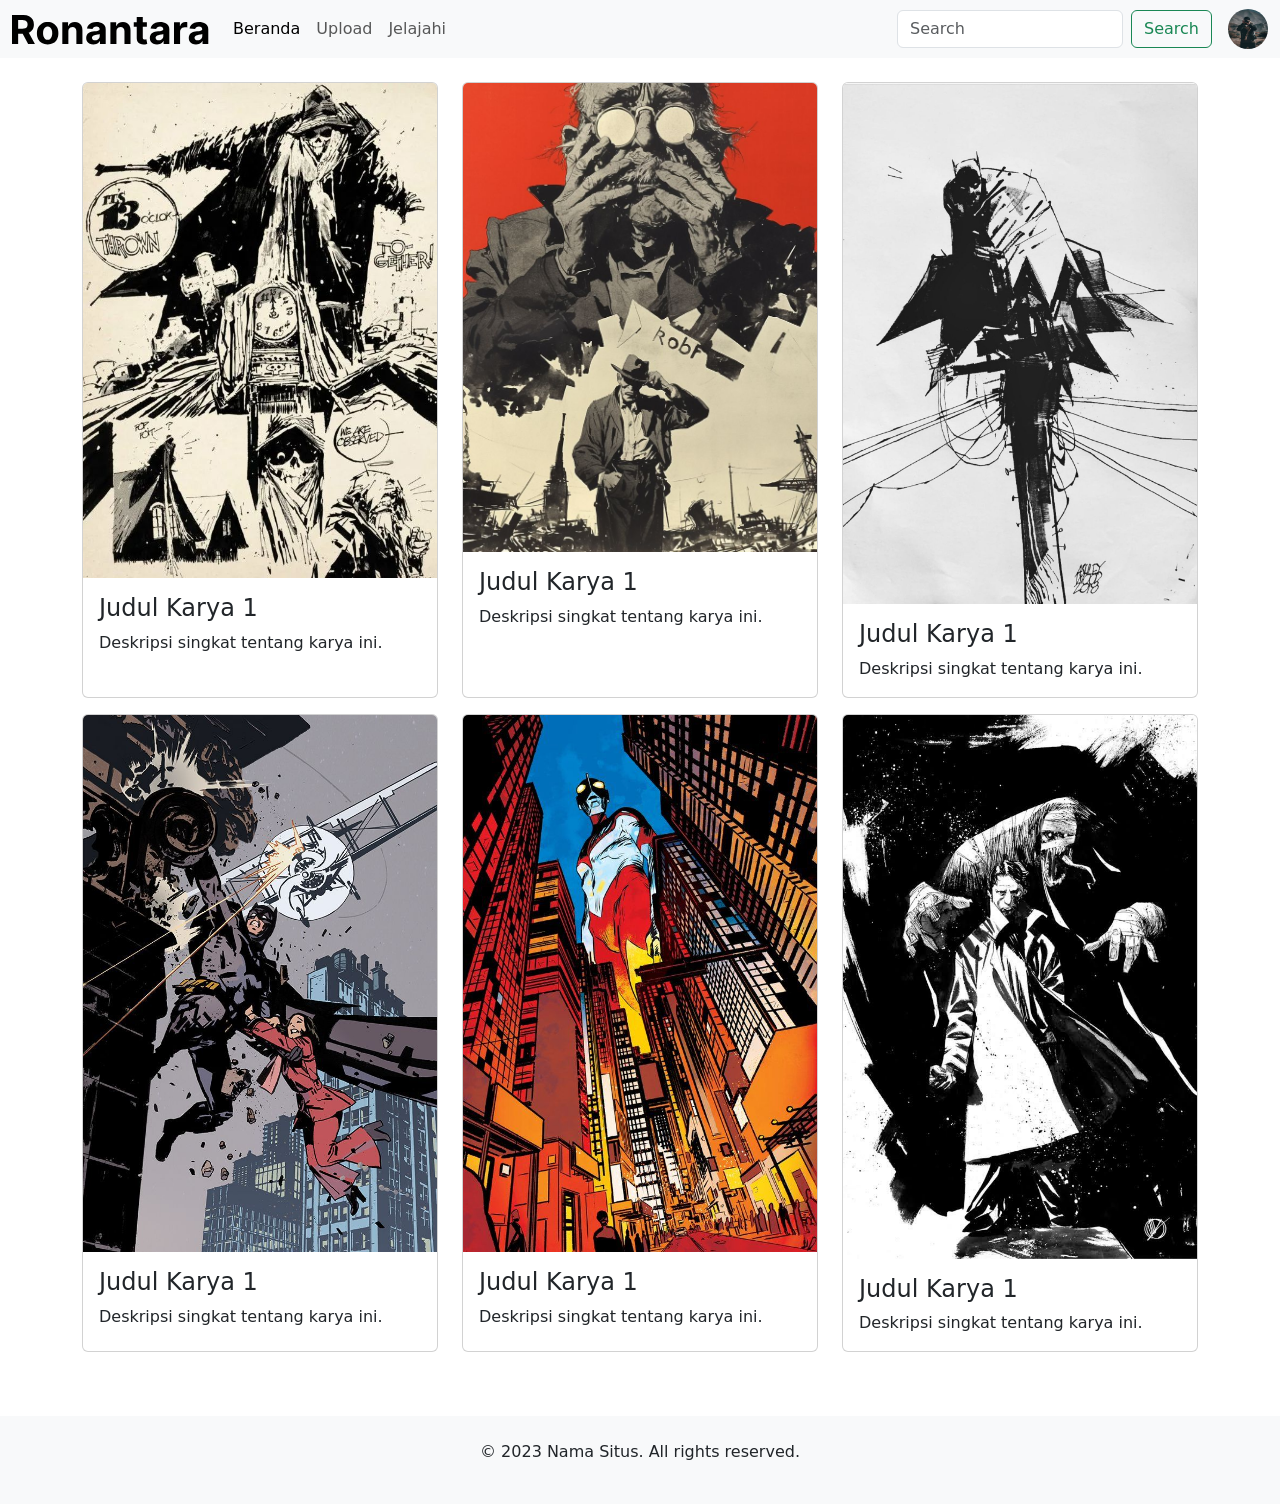
<file: home/home.html>
<!DOCTYPE html>
<html lang="en">
<head>
    <meta charset="UTF-8">
    <meta name="viewport" content="width=device-width, initial-scale=1.0">
     <link href="https://cdn.jsdelivr.net/npm/bootstrap@5.3.8/dist/css/bootstrap.min.css" rel="stylesheet" integrity="sha384-sRIl4kxILFvY47J16cr9ZwB07vP4J8+LH7qKQnuqkuIAvNWLzeN8tE5YBujZqJLB" crossorigin="anonymous">
    <title>Document</title>
</head>
<body>
    <!-- header -->
     <!-- berisi logo, menu navigasi(beranda, upload, dan jelajahi), searchbar, profile picture -->
    
    <nav class="navbar navbar-expand-lg navbar-light bg-light">
        <div class="container-fluid">
            <a class="navbar-brand" href="#"><img src="/asset/img/Logo.svg" alt="logo"></a>
            <button class="navbar-toggler" type="button" data-bs-toggle="collapse" data-bs-target="#navbarNav" aria-controls="navbarNav" aria-expanded="false" aria-label="Toggle navigation">
                <span class="navbar-toggler-icon"></span>
            </button>
            <div class="collapse navbar-collapse" id="navbarNav">
                <ul class="navbar-nav me-auto mb-2 mb-lg-0">
                    <li class="nav-item">
                        <a class="nav-link active" aria-current="page" href="#">Beranda</a>
                    </li>
                    <li class="nav-item">
                        <a class="nav-link" href="#">Upload</a>
                    </li>
                    <li class="nav-item">
                        <a class="nav-link" href="#">Jelajahi</a>
                    </li>
                </ul>
                <form class="d-flex">
                    <input class="form-control me-2" type="search" placeholder="Search" aria-label="Search">
                    <button class="btn btn-outline-success" type="submit">Search</button>
                </form>
                <div class="ms-3">
                    <img src="/asset/img/profile-picture.jpeg" alt="Profile Picture" class="rounded-circle" width="40" height="40">
                </div>
            </div>
        </div>
    </nav>  

    <!-- content -->
    <!-- Pinterest card image -->
       <div class="container mt-4">
        <div class="row">
            <div class="col-md-4 mb-3">
                <div class="card h-100">
                    <img src="/asset/img/karya1.jpg" class="card-img-top" alt="Artwork 1">
                    <div class="card-body">
                        <h4 class="card-title">Judul Karya 1</h4>
                        <p class="card-text">Deskripsi singkat tentang karya ini.</p>
                    </div>
                </div>
            </div>

             <div class="col-md-4 mb-3">
                <div class="card h-100">
                    <img src="/asset/img/karya2.jpg" class="card-img-top" alt="Artwork 1">
                    <div class="card-body">
                        <h4 class="card-title">Judul Karya 1</h4>
                        <p class="card-text">Deskripsi singkat tentang karya ini.</p>
                    </div>
                </div>
            </div>

             <div class="col-md-4 mb-3">
                <div class="card h-100">
                    <img src="/asset/img/karya3.jpg" class="card-img-top" alt="Artwork 1">
                    <div class="card-body">
                        <h4 class="card-title">Judul Karya 1</h4>
                        <p class="card-text">Deskripsi singkat tentang karya ini.</p>
                    </div>
                </div>
            </div>

             <div class="col-md-4 mb-3">
                <div class="card h-100">
                    <img src="/asset/img/karya4.jpg" class="card-img-top" alt="Artwork 1">
                    <div class="card-body">
                        <h4 class="card-title">Judul Karya 1</h4>
                        <p class="card-text">Deskripsi singkat tentang karya ini.</p>
                    </div>
                </div>
            </div>

             <div class="col-md-4 mb-3">
                <div class="card h-100">
                    <img src="/asset/img/karya5.jpg" class="card-img-top" alt="Artwork 1">
                    <div class="card-body">
                        <h4 class="card-title">Judul Karya 1</h4>
                        <p class="card-text">Deskripsi singkat tentang karya ini.</p>
                    </div>
                </div>
            </div>

             <div class="col-md-4 mb-3">
                <div class="card h-100">
                    <img src="/asset/img/karya6.jpg" class="card-img-top" alt="Artwork 1">
                    <div class="card-body">
                        <h4 class="card-title">Judul Karya 1</h4>
                        <p class="card-text">Deskripsi singkat tentang karya ini.</p>
                    </div>
                </div>
            </div>
        </div>
    </div>  


     <!-- footer -->
    <footer class="bg-light text-center text-lg-start mt-5">
        <div class="container p-4">
            <p class="text-center">&copy; 2023 Nama Situs. All rights reserved.</p>
        </div>
    </footer>
</body>
</html>
</file>
